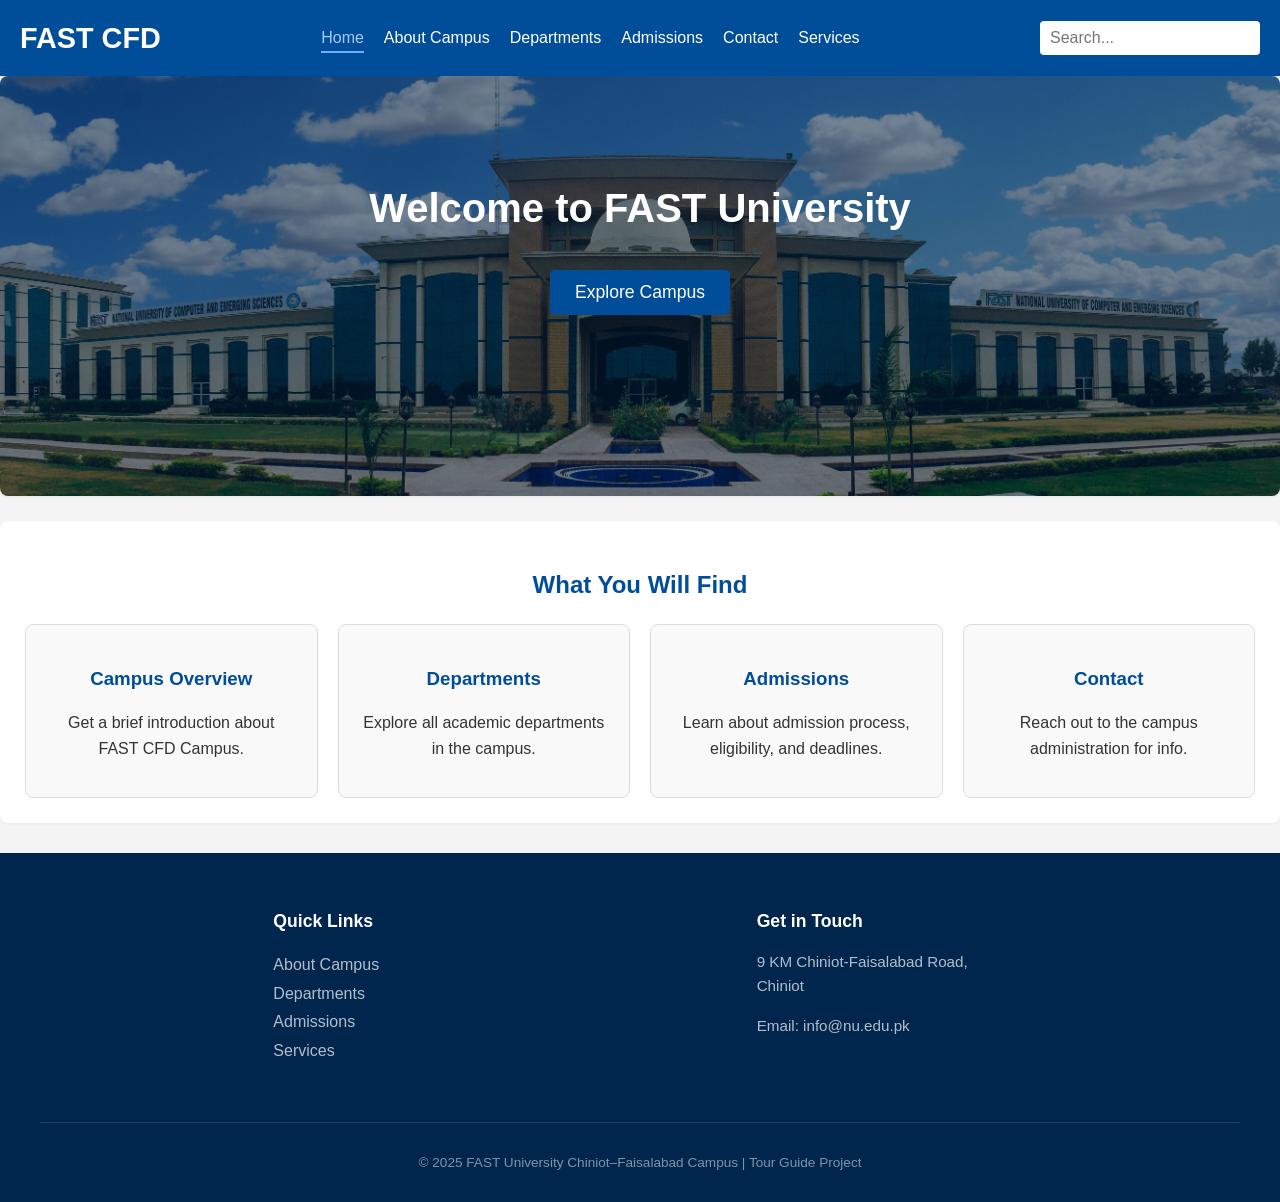
<file: index.html>
<!DOCTYPE html>
<html lang="en">
<head>
    <meta charset="UTF-8">
    <meta name="viewport" content="width=device-width, initial-scale=1.0">
    <title>FAST CFD Tour Guide</title>
    <link rel="stylesheet" href="style.css">
</head>
<body>
    <header>
        <nav class="navbar">
            <div class="logo">FAST CFD</div>

            <ul class="nav-links">
                <li><a href="index.html" class="active">Home</a></li>
                <li><a href="about.html">About Campus</a></li>
                <li><a href="departments.html">Departments</a></li>
                <li><a href="admissions.html">Admissions</a></li>
                <li><a href="contact.html">Contact</a></li>
                <li><a href="services.html">Services</a></li> 
            </ul>

            <input type="text" id="searchBar" placeholder="Search..." onkeyup="searchWebsite(event)">


        </nav>
    </header>

    <section class="hero">
        <h1>Welcome to FAST University</h1>
        <button class="explore-btn" onclick="exploreCampus()">Explore Campus</button>

    </section>

    <section class="features h2sec">
        <h2>What You Will Find</h2>

<div class="feature-container">

    <div class="feature-box" onclick="goToPage('about.html')">
        <h3>Campus Overview</h3>
        <p>Get a brief introduction about FAST CFD Campus.</p>
    </div>

    <div class="feature-box" onclick="goToPage('departments.html')">
        <h3>Departments</h3>
        <p>Explore all academic departments in the campus.</p>
    </div>

    <div class="feature-box" onclick="goToPage('admissions.html')">
        <h3>Admissions</h3>
        <p>Learn about admission process, eligibility, and deadlines.</p>
    </div>

    <div class="feature-box" onclick="goToPage('contact.html')">
        <h3>Contact</h3>
        <p>Reach out to the campus administration for info.</p>
    </div>

</div>

    </section>

    <footer>
        <div class="footer-content">
            
            <div class="footer-links">
                <h4>Quick Links</h4>
                <ul>
                    <li><a href="about.html">About Campus</a></li>
                    <li><a href="departments.html">Departments</a></li>
                    <li><a href="admissions.html">Admissions</a></li>
                    <li><a href="services.html">Services</a></li>
                </ul>
            </div>
            
            <div class="footer-contact">
                <h4>Get in Touch</h4>
                <p>9 KM Chiniot-Faisalabad Road, Chiniot</p>
                <p>Email: info@nu.edu.pk</p>
            </div>
        </div>
        
        <div class="footer-bottom">
            <p>© 2025 FAST University Chiniot–Faisalabad Campus | Tour Guide Project</p>
        </div>
    </footer>

    <script src="script.js"></script>
</body>

</html>
</file>
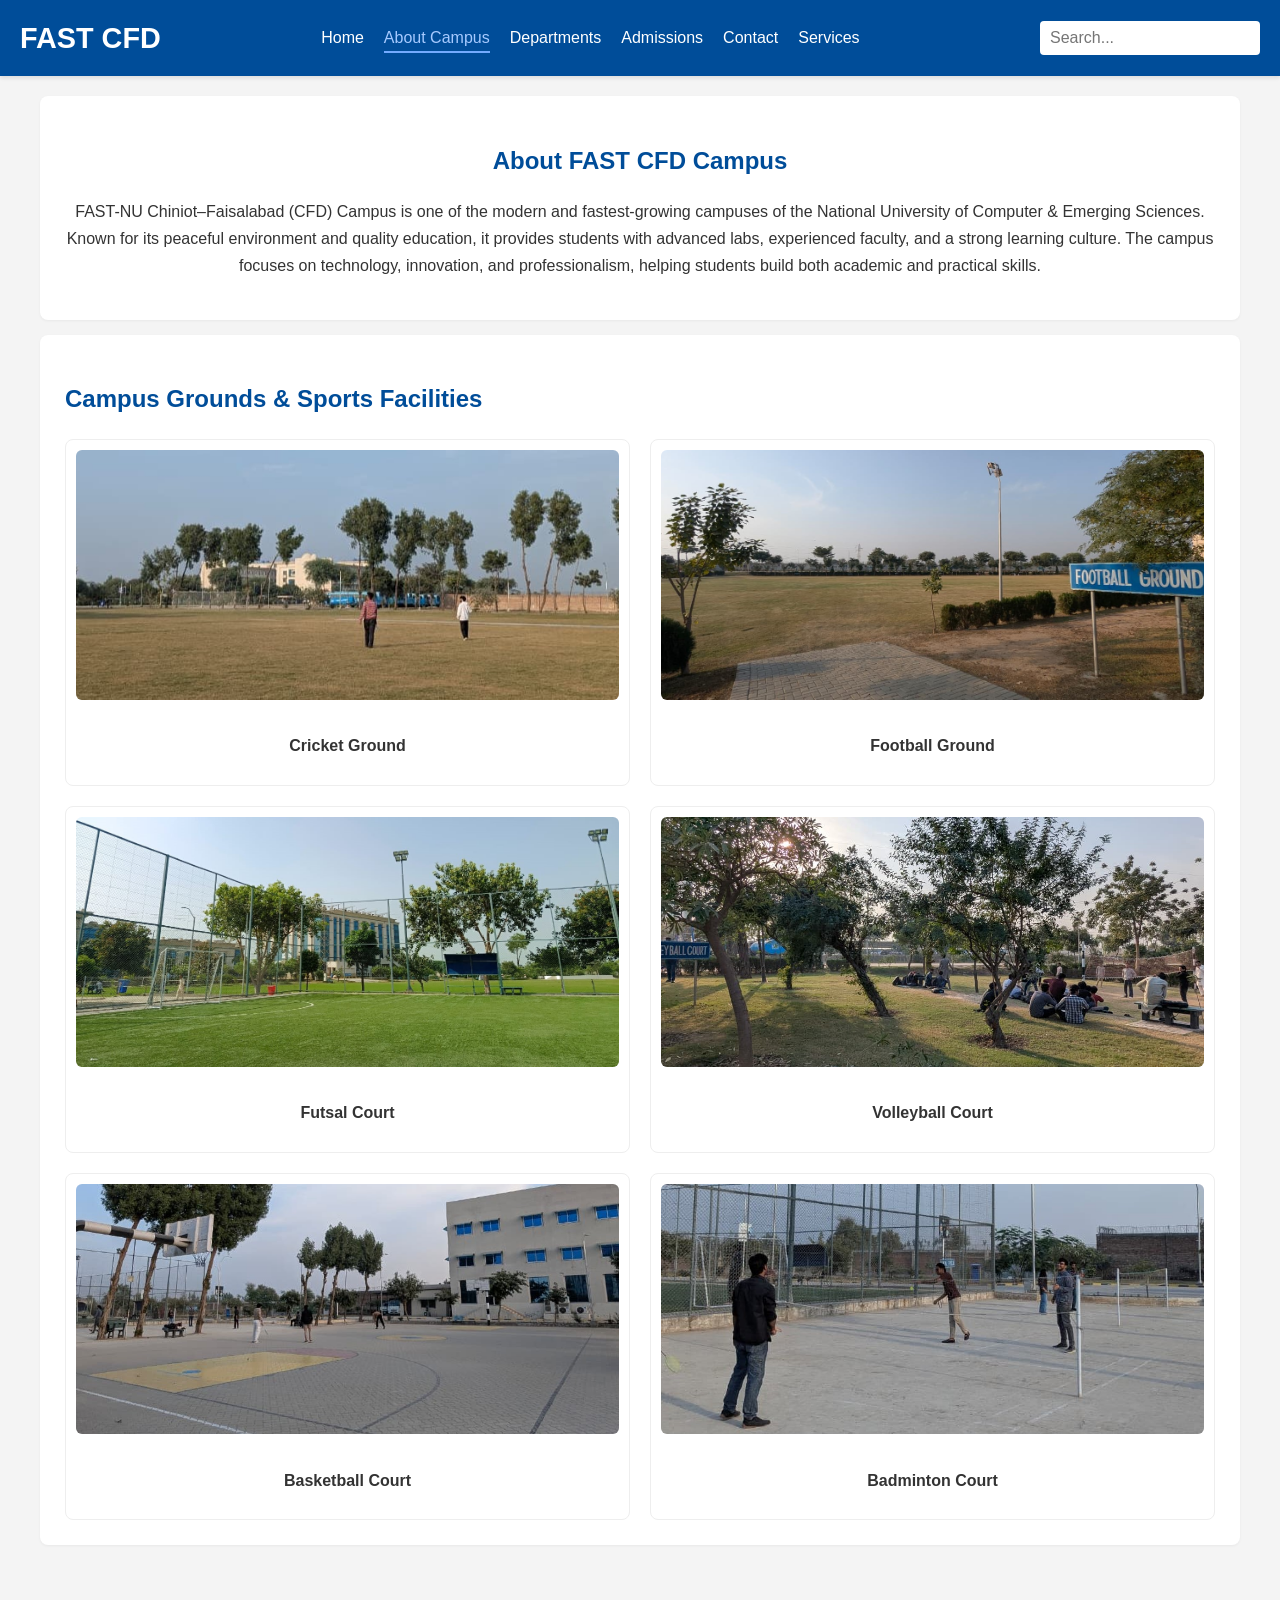
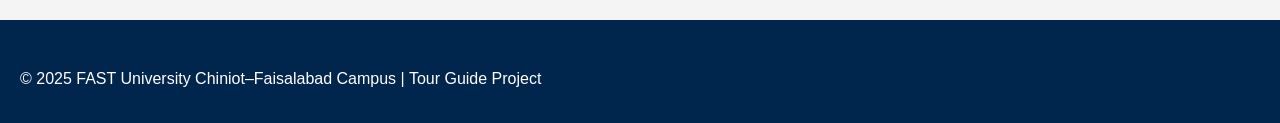
<file: about.html>
<!DOCTYPE html>
<html lang="en">
<head>
    <meta charset="UTF-8" />
    <meta name="viewport" content="width=device-width, initial-scale=1" />
    <title>About FAST CFD Campus</title>
    <link rel="stylesheet" href="style.css" />
</head>
<body>
    <header>
        <nav class="navbar">
            <div class="logo">FAST CFD</div>
            <ul class="nav-links">
                <li><a href="index.html">Home</a></li>
                <li><a href="about.html" class="active">About Campus</a></li>
                <li><a href="departments.html">Departments</a></li>
                <li><a href="admissions.html">Admissions</a></li>
                <li><a href="contact.html">Contact</a></li>
                <li><a href="services.html">Services</a></li>
            </ul>
          <input type="text" id="searchBar" placeholder="Search..." onkeyup="searchWebsite(event)">

        </nav>
    </header>

    <main>
        <section class="about-intro">
            <h1>About FAST CFD Campus</h1>
            <p>
                FAST-NU Chiniot–Faisalabad (CFD) Campus is one of the modern and fastest-growing campuses
                of the National University of Computer & Emerging Sciences. Known for its peaceful environment
                and quality education, it provides students with advanced labs, experienced faculty, and a strong learning culture.
                The campus focuses on technology, innovation, and professionalism, helping students build both academic and practical skills.
            </p>
        </section>

        <section class="campus-grounds">
            <h2>Campus Grounds & Sports Facilities</h2>
            <div class="grounds-grid">
                <div class="ground-item">
                    <img src="cricket.jpg" alt="Cricket Ground">
                    <p><strong>Cricket Ground</strong></p>
                </div>
                <div class="ground-item">
                    <img src="football.jpg" alt="Football Ground">
                    <p><strong>Football Ground</strong></p>
                </div>
                <div class="ground-item">
                    <img src="futsal.jpg" alt="Futsal Ground">
                    <p><strong>Futsal Court</strong></p>
                </div>
                <div class="ground-item">
                    <img src="volleyball.jpg" alt="Volleyball Ground">
                    <p><strong>Volleyball Court</strong></p>
                </div>
                <div class="ground-item">
                    <img src="basketball.jpg" alt="Basketball Ground">
                    <p><strong>Basketball Court</strong></p>
                </div>
                <div class="ground-item">
                    <img src="badminton.jpg" alt="Badminton Ground">
                    <p><strong>Badminton Court</strong></p>
                </div>
            </div>
        </section>
    </main>

    <footer>
        <p>© 2025 FAST University Chiniot–Faisalabad Campus | Tour Guide Project</p>
    </footer>

    <script src="script.js"></script>
</body>
</html>
</file>
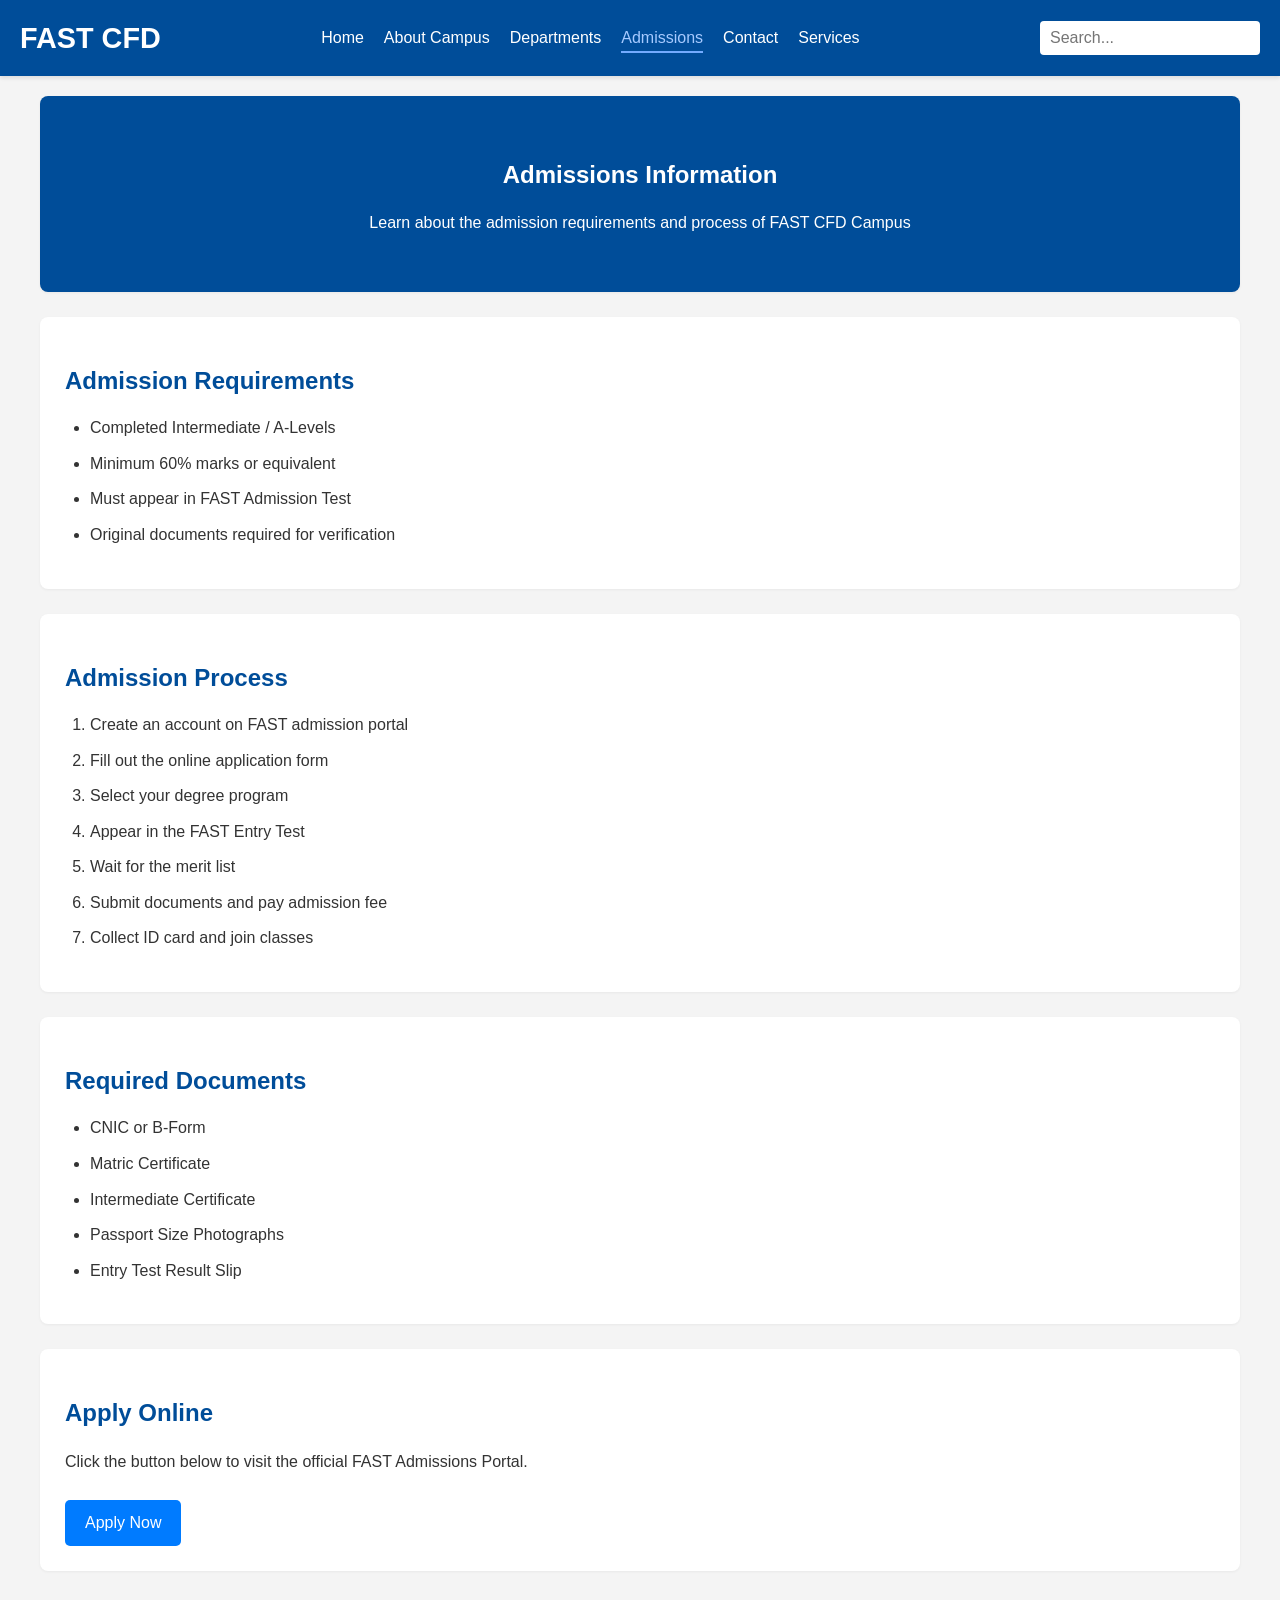
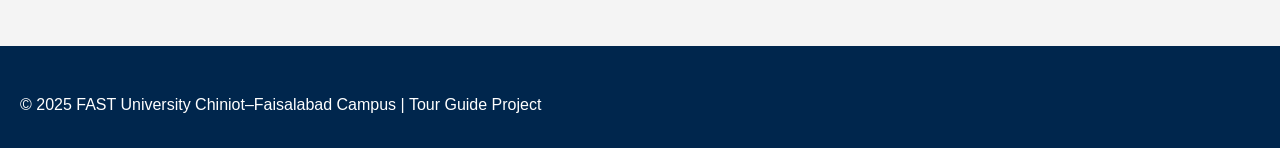
<file: admissions.html>
<!DOCTYPE html>
<html lang="en">
<head>
    <meta charset="UTF-8">
    <meta name="viewport" content="width=device-width, initial-scale=1.0">
    <title>Admissions - FAST CFD Tour Guide</title>
    <link rel="stylesheet" href="style.css">
</head>
<body>

        <header>
        <nav class="navbar">
            <div class="logo">FAST CFD</div>
            <ul class="nav-links">
                <li><a href="index.html">Home</a></li>
                <li><a href="about.html">About Campus</a></li>
                <li><a href="departments.html">Departments</a></li>
                <li><a href="admissions.html" class="active">Admissions</a></li>
                <li><a href="contact.html">Contact</a></li>
                <li><a href="services.html">Services</a></li> 
            </ul>

         <input type="text" id="searchBar" placeholder="Search..." onkeyup="searchWebsite(event)">

        </nav>
    </header>

    <main>
        <section class="page-header">
            <h1>Admissions Information</h1>
            <p>Learn about the admission requirements and process of FAST CFD Campus</p>
        </section>

        <section class="admission-section">
            <h2>Admission Requirements</h2>

            <ul>
                <li>Completed Intermediate / A-Levels</li>
                <li>Minimum 60% marks or equivalent</li>
                <li>Must appear in FAST Admission Test</li>
                <li>Original documents required for verification</li>
            </ul>
        </section>

        <section class="admission-section">
            <h2>Admission Process</h2>

            <ol>
                <li>Create an account on FAST admission portal</li>
                <li>Fill out the online application form</li>
                <li>Select your degree program</li>
                <li>Appear in the FAST Entry Test</li>
                <li>Wait for the merit list</li>
                <li>Submit documents and pay admission fee</li>
                <li>Collect ID card and join classes</li>
            </ol>
        </section>

        <section class="admission-section">
            <h2>Required Documents</h2>

            <ul>
                <li>CNIC or B-Form</li>
                <li>Matric Certificate</li>
                <li>Intermediate Certificate</li>
                <li>Passport Size Photographs</li>
                <li>Entry Test Result Slip</li>
            </ul>
        </section>

        <section class="admission-section">
            <h2>Apply Online</h2>

            <p>Click the button below to visit the official FAST Admissions Portal.</p>
            <a href="https://www.nu.edu.pk" target="_blank" class="btn">Apply Now</a>
        </section>
    </main>

    <footer>
        <p>© 2025 FAST University Chiniot–Faisalabad Campus | Tour Guide Project</p>
    </footer>

    <script src="script.js"></script>
</body>
</html>
</file>
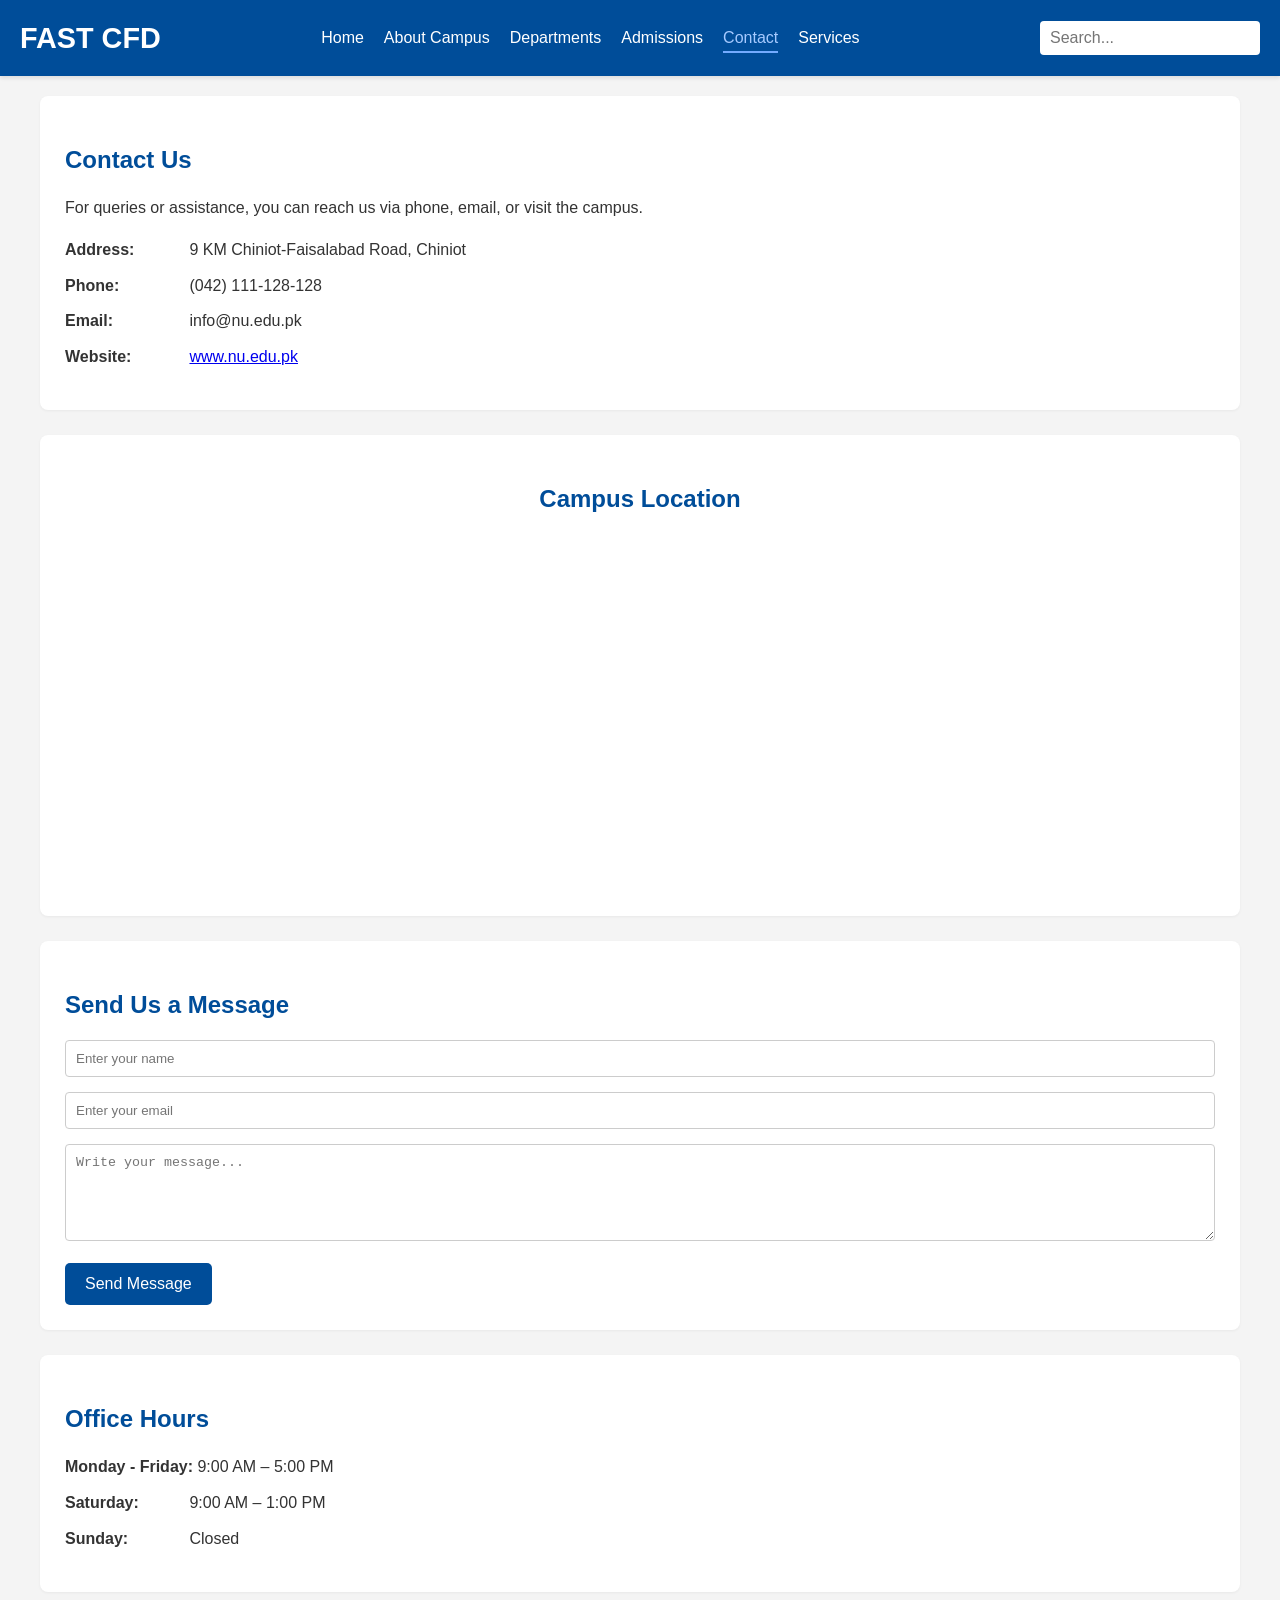
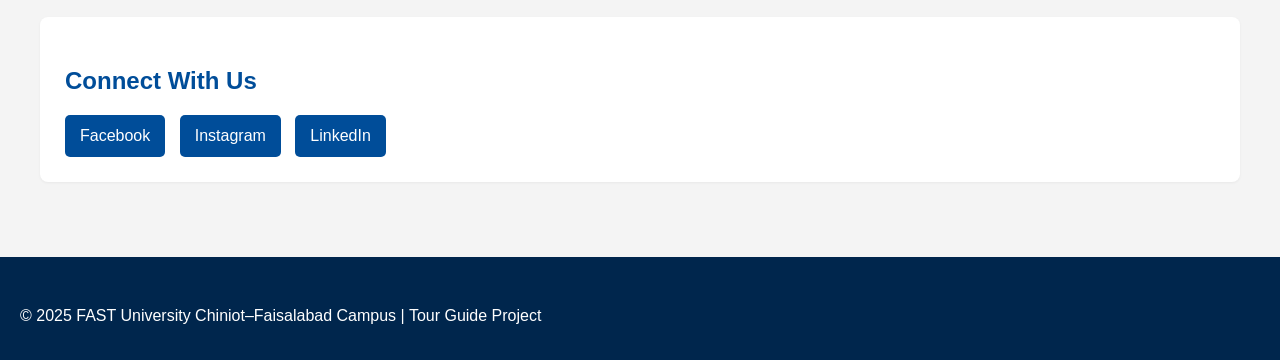
<file: contact.html>
<!DOCTYPE html>
<html lang="en">
<head>
    <meta charset="UTF-8" />
    <meta name="viewport" content="width=device-width, initial-scale=1" />
    <title>Contact FAST CFD Campus</title>
    <link rel="stylesheet" href="style.css" />
</head>
<body>
    <header>
        <nav class="navbar">
            <div class="logo">FAST CFD</div>
            <ul class="nav-links">
                <li><a href="index.html">Home</a></li>
                <li><a href="about.html">About Campus</a></li>
                <li><a href="departments.html">Departments</a></li>
                <li><a href="admissions.html">Admissions</a></li>
                <li><a href="contact.html" class="active">Contact</a></li>
                <li><a href="services.html">Services</a></li>
            </ul>
           <input type="text" id="searchBar" placeholder="Search..." onkeyup="searchWebsite(event)">

        </nav>
    </header>

    <main>
        <section class="contact-section">
            <h1>Contact Us</h1>
            <p>
                For queries or assistance, you can reach us via phone, email, or visit the campus.
            </p>

            <ul>
                <li><strong>Address:</strong> 9 KM Chiniot-Faisalabad Road, Chiniot</li>
                <li><strong>Phone:</strong> (042) 111-128-128</li>
                <li><strong>Email:</strong> info@nu.edu.pk</li>
                <li><strong>Website:</strong> <a href="http://www.nu.edu.pk" target="_blank">www.nu.edu.pk</a></li>
            </ul>
        </section>

        <section class="map-section">
            <h2>Campus Location</h2>
            <iframe 
                src="https://www.google.com/maps?q=FAST+CFD+Campus&output=embed"
                width="100%" 
                height="350" 
                style="border:0; border-radius:12px;"
                allowfullscreen="" 
                loading="lazy">
            </iframe>
        </section>

        <section class="form-section">
            <h2>Send Us a Message</h2>
            <form class="contact-form">
                <input type="text" placeholder="Enter your name" required />
                <input type="email" placeholder="Enter your email" required />
                <textarea placeholder="Write your message..." rows="5" required></textarea>
                <button type="submit">Send Message</button>
            </form>
        </section>

        <section class="hours-section">
            <h2>Office Hours</h2>
            <ul>
                <li><strong>Monday - Friday:</strong> 9:00 AM – 5:00 PM</li>
                <li><strong>Saturday:</strong> 9:00 AM – 1:00 PM</li>
                <li><strong>Sunday:</strong> Closed</li>
            </ul>
        </section>

        <section class="social-section">
            <h2>Connect With Us</h2>
            <div class="social-links">
                <a href="#" class="social-btn">Facebook</a>
                <a href="#" class="social-btn">Instagram</a>
                <a href="#" class="social-btn">LinkedIn</a>
            </div>
        </section>

    </main>

    <footer>
        <p>© 2025 FAST University Chiniot–Faisalabad Campus | Tour Guide Project</p>
    </footer>

    <script src="script.js"></script>
</body>
</html>
</file>
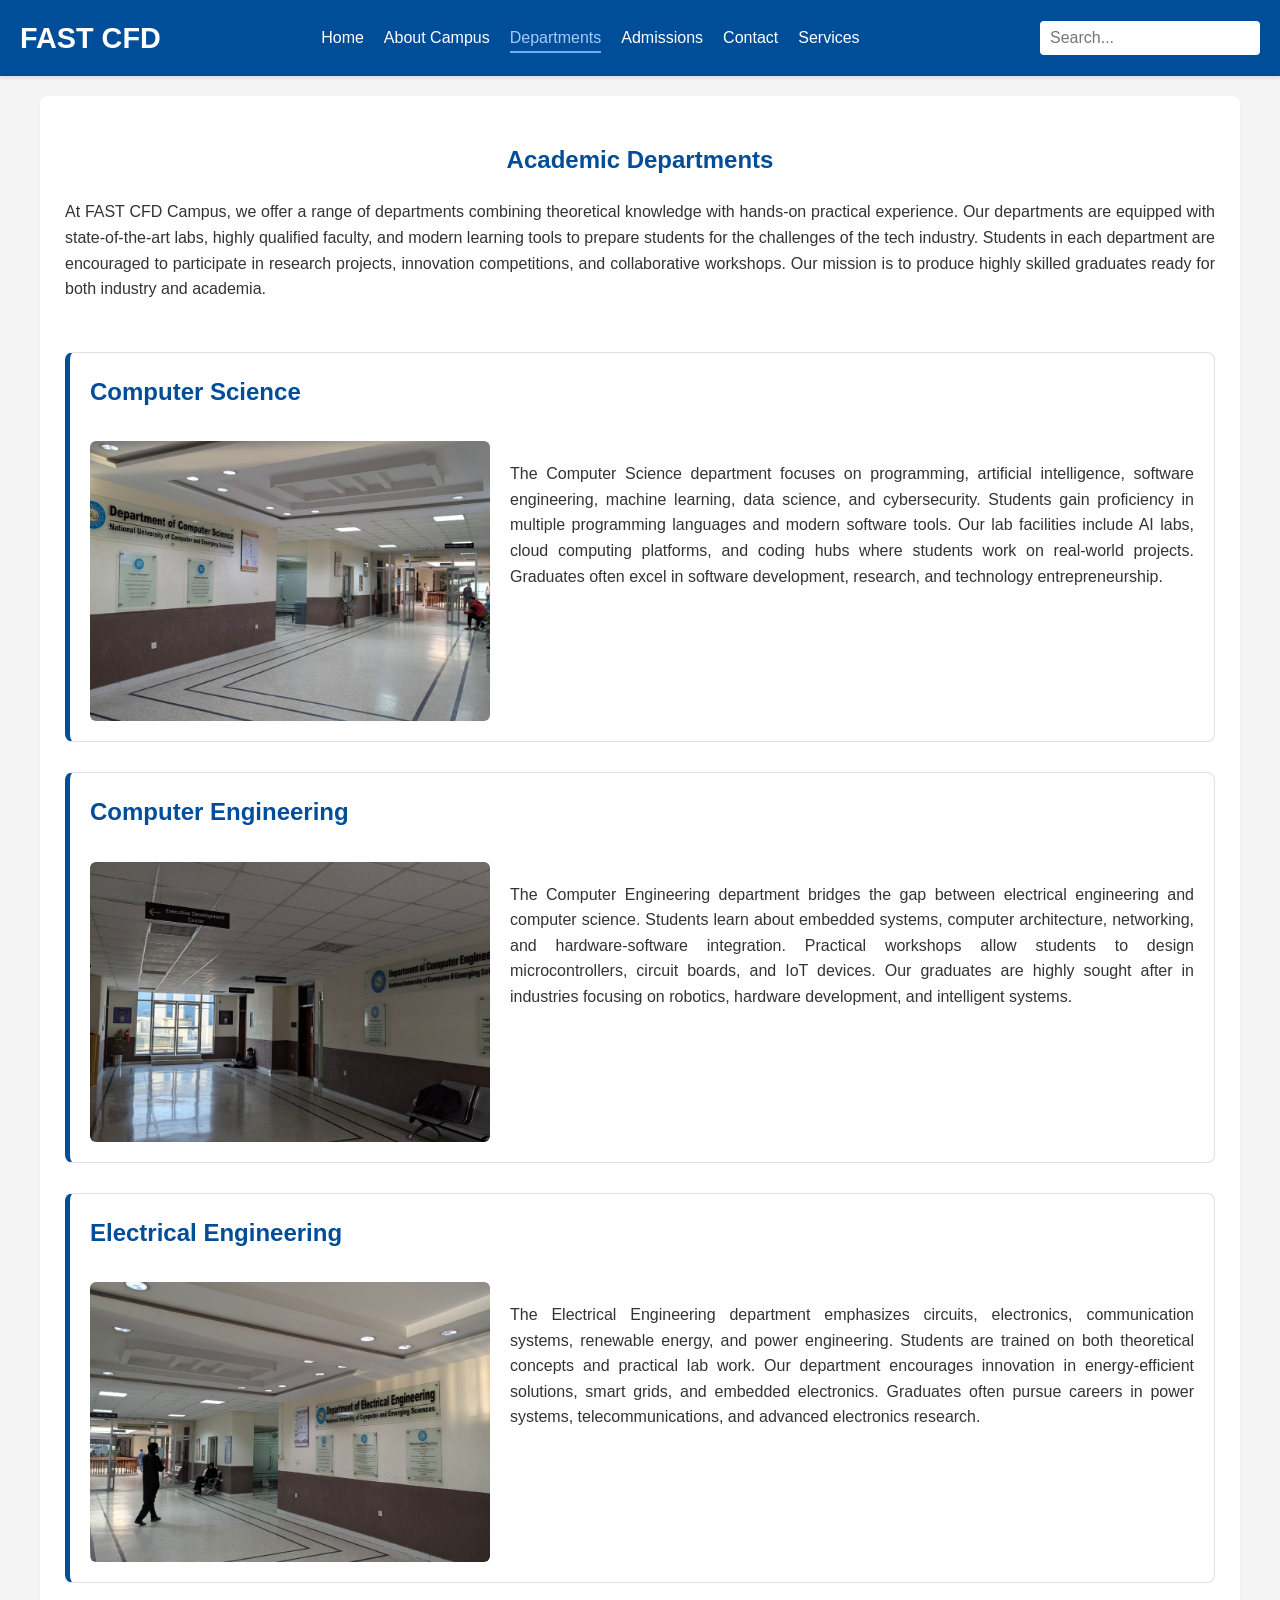
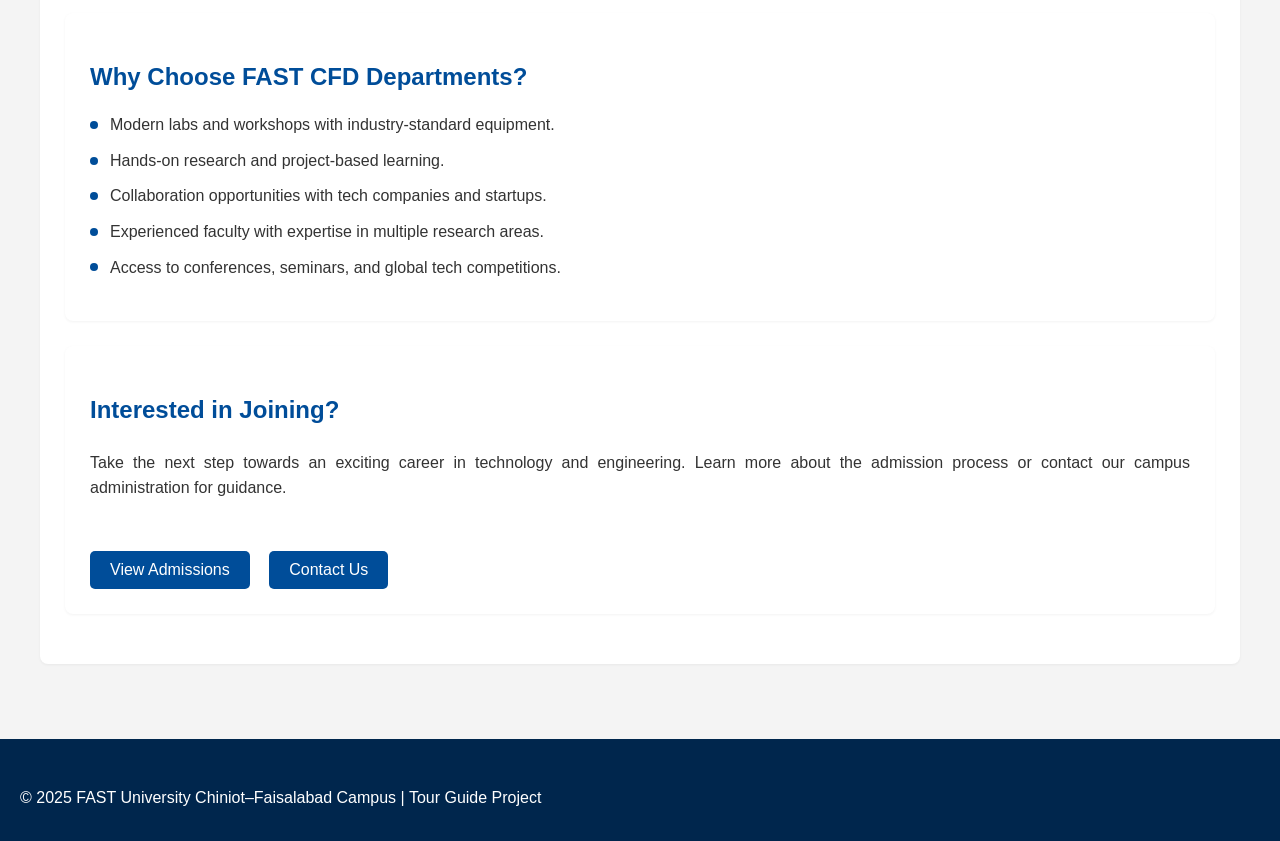
<file: departments.html>
<!DOCTYPE html>
<html lang="en">
<head>
    <meta charset="UTF-8" />
    <meta name="viewport" content="width=device-width, initial-scale=1" />
    <title>Departments - FAST CFD Campus</title>
    <link rel="stylesheet" href="style.css" />
</head>
<body>
    <header>
        <nav class="navbar">
            <div class="logo">FAST CFD</div>
            <ul class="nav-links">
                <li><a href="index.html">Home</a></li>
                <li><a href="about.html">About Campus</a></li>
                <li><a href="departments.html" class="active">Departments</a></li>
                <li><a href="admissions.html">Admissions</a></li>
                <li><a href="contact.html">Contact</a></li>
                <li><a href="services.html">Services</a></li>
            </ul>
            <input type="text" id="searchBar" placeholder="Search..." onkeyup="searchWebsite(event)">
        </nav>
    </header>

    <main>
        <section class="departments-section">
            <h1>Academic Departments</h1>
            <p>
                At FAST CFD Campus, we offer a range of departments combining theoretical knowledge 
                with hands-on practical experience. Our departments are equipped with state-of-the-art labs, 
                highly qualified faculty, and modern learning tools to prepare students for the challenges of the tech industry.
                Students in each department are encouraged to participate in research projects, innovation competitions, 
                and collaborative workshops. Our mission is to produce highly skilled graduates ready for both industry and academia.
            </p>

            <article class="department">
                <h2>Computer Science</h2>
                <img src="cs_dep.jpg" alt="Computer Science Department" class="department-img">
                <p>
                    The Computer Science department focuses on programming, artificial intelligence, 
                    software engineering, machine learning, data science, and cybersecurity. 
                    Students gain proficiency in multiple programming languages and modern software tools.
                    Our lab facilities include AI labs, cloud computing platforms, and coding hubs 
                    where students work on real-world projects. Graduates often excel in software development, 
                    research, and technology entrepreneurship.
                </p>
            </article>

            <article class="department">
                <h2>Computer Engineering</h2>
                <img src="ce_dep.jpg" alt="Computer Engineering Department" class="department-img">
                <p>
                    The Computer Engineering department bridges the gap between electrical engineering and computer science. 
                    Students learn about embedded systems, computer architecture, networking, and hardware-software integration.
                    Practical workshops allow students to design microcontrollers, circuit boards, and IoT devices. 
                    Our graduates are highly sought after in industries focusing on robotics, hardware development, and intelligent systems.
                </p>
            </article>

            <article class="department">
                <h2>Electrical Engineering</h2>
                <img src="ee_dep.jpg" alt="Electrical Engineering Department" class="department-img">
                <p>
                    The Electrical Engineering department emphasizes circuits, electronics, communication systems, 
                    renewable energy, and power engineering. Students are trained on both theoretical concepts and practical lab work.
                    Our department encourages innovation in energy-efficient solutions, smart grids, and embedded electronics. 
                    Graduates often pursue careers in power systems, telecommunications, and advanced electronics research.
                </p>
            </article>

            <section class="departments-highlights">
                <h2>Why Choose FAST CFD Departments?</h2>
                <ul>
                    <li>Modern labs and workshops with industry-standard equipment.</li>
                    <li>Hands-on research and project-based learning.</li>
                    <li>Collaboration opportunities with tech companies and startups.</li>
                    <li>Experienced faculty with expertise in multiple research areas.</li>
                    <li>Access to conferences, seminars, and global tech competitions.</li>
                </ul>
            </section>

            <section class="departments-contact">
                <h2>Interested in Joining?</h2>
                <p>
                    Take the next step towards an exciting career in technology and engineering. 
                    Learn more about the admission process or contact our campus administration for guidance.
                </p>
                <div class="cta-buttons">
                    <button onclick="goToPage('admissions.html')">View Admissions</button>
                    <button onclick="goToPage('contact.html')">Contact Us</button>
                </div>
            </section>
        </section>
    </main>

    <footer>
        <p>© 2025 FAST University Chiniot–Faisalabad Campus | Tour Guide Project</p>
    </footer>

    <script src="script.js"></script>
</body>
</html>
</file>
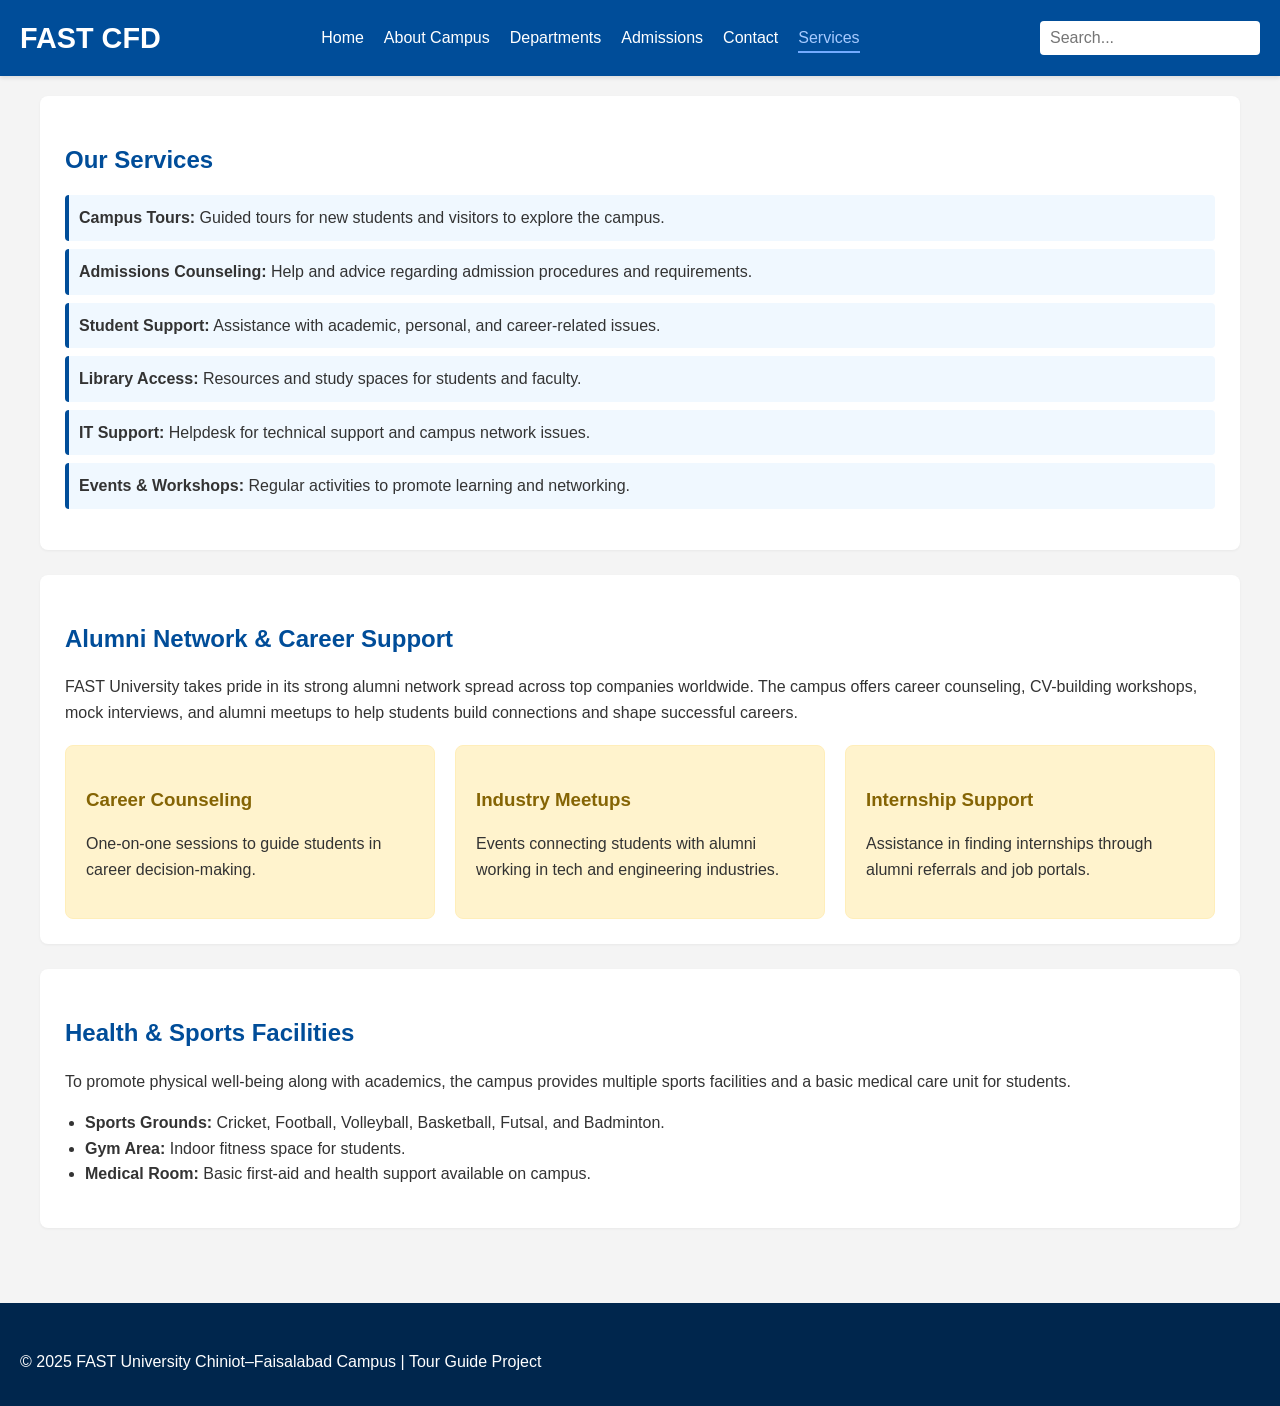
<file: services.html>
<!DOCTYPE html>
<html lang="en">
<head>
    <meta charset="UTF-8" />
    <meta name="viewport" content="width=device-width, initial-scale=1" />
    <title>Services - FAST CFD Campus</title>
    <link rel="stylesheet" href="style.css" />
</head>
<body>
    <header>
        <nav class="navbar">
            <div class="logo">FAST CFD</div>
            <ul class="nav-links">
                <li><a href="index.html">Home</a></li>
                <li><a href="about.html">About Campus</a></li>
                <li><a href="departments.html">Departments</a></li>
                <li><a href="admissions.html">Admissions</a></li>
                <li><a href="contact.html">Contact</a></li>
                <li><a href="services.html" class="active">Services</a></li>
            </ul>
           <input type="text" id="searchBar" placeholder="Search..." onkeyup="searchWebsite(event)">

        </nav>
    </header>

    <main>
        <section class="services-section">
            <h1>Our Services</h1>

            <ul>
                <li><strong>Campus Tours:</strong> Guided tours for new students and visitors to explore the campus.</li>
                <li><strong>Admissions Counseling:</strong> Help and advice regarding admission procedures and requirements.</li>
                <li><strong>Student Support:</strong> Assistance with academic, personal, and career-related issues.</li>
                <li><strong>Library Access:</strong> Resources and study spaces for students and faculty.</li>
                <li><strong>IT Support:</strong> Helpdesk for technical support and campus network issues.</li>
                <li><strong>Events & Workshops:</strong> Regular activities to promote learning and networking.</li>
            </ul>
        </section>

        <section class="alumni-section">
            <h2>Alumni Network & Career Support</h2>
            <p>
                FAST University takes pride in its strong alumni network spread across top companies worldwide. 
                The campus offers career counseling, CV-building workshops, mock interviews, and 
                alumni meetups to help students build connections and shape successful careers.
            </p>

            <div class="alumni-features">
                <div class="alumni-card">
                    <h3>Career Counseling</h3>
                    <p>One-on-one sessions to guide students in career decision-making.</p>
                </div>

                <div class="alumni-card">
                    <h3>Industry Meetups</h3>
                    <p>Events connecting students with alumni working in tech and engineering industries.</p>
                </div>

                <div class="alumni-card">
                    <h3>Internship Support</h3>
                    <p>Assistance in finding internships through alumni referrals and job portals.</p>
                </div>
            </div>
        </section>

        <section class="sports-services">
            <h2>Health & Sports Facilities</h2>
            <p>
                To promote physical well-being along with academics, the campus provides multiple sports 
                facilities and a basic medical care unit for students.
            </p>

            <ul>
                <li><strong>Sports Grounds:</strong> Cricket, Football, Volleyball, Basketball, Futsal, and Badminton.</li>
                <li><strong>Gym Area:</strong> Indoor fitness space for students.</li>
                <li><strong>Medical Room:</strong> Basic first-aid and health support available on campus.</li>
            </ul>
        </section>
    </main>

    <footer>
        <p>© 2025 FAST University Chiniot–Faisalabad Campus | Tour Guide Project</p>
    </footer>

    <script src="script.js"></script>
</body>
</html>
</file>
<file: style.css>
/* General & Typography */
body {
    font-family: Arial, sans-serif;
    line-height: 1.6;
    margin: 0;
    padding: 0;
    color: #333;
    background-color: #f4f4f4;
}

main {
    padding: 20px;
    max-width: 1200px;
    margin: 0 auto;
}

h1, h2, h3 {
    color: #004d99; /* FAST Blue */
    margin-bottom: 15px;
}

/* Navbar */
.navbar {
    background-color: #004d99; /* Dark Blue */
    color: white;
    padding: 15px 20px;
    display: flex;
    justify-content: space-between;
    align-items: center;
    box-shadow: 0 2px 4px rgba(0, 0, 0, 0.1);
}

.logo {
    font-size: 1.8em;
    font-weight: bold;
}

.nav-links {
    list-style: none;
    padding: 0;
    margin: 0;
    display: flex;
}

.nav-links li {
    margin-right: 20px;
}

.nav-links a {
    color: white;
    text-decoration: none;
    font-weight: 500;
    padding: 5px 0;
    transition: color 0.3s;
}

.nav-links a:hover,
.nav-links a.active {
    color: #a6caff; /* Yellow accent */
    border-bottom: 2px solid #73abff;
}

#searchBar {
    padding: 8px 10px;
    border: none;
    border-radius: 4px;
    width: 200px;
    font-size: 1em;
}

/* Sections & Containers */
section {
    background-color: white;
    padding: 25px;
    margin-bottom: 25px;
    border-radius: 8px;
    box-shadow: 0 1px 3px rgba(0, 0, 0, 0.05);
}

/* Hero Section (index.html) */
.hero {
    background-color: #e6f0ff; /* Light blue background */
    text-align: center;
    padding: 60px 20px;
    border-radius: 8px;
    margin-bottom: 25px;
    background-image: url("image.png");
    background-size: cover; 
    background-repeat: no-repeat;
    background-position: center center;
    color: #e6f0ff; 
    min-height: 300px;
    background-image: linear-gradient(rgba(0, 30, 60, 0.55), rgba(0, 30, 60, 0.55)), url("image.png");
}

.hero h1 {
    font-size: 2.5em;
    color: #ffffff;
    margin-bottom: 10px;
    margin-top: 40px;
}

.explore-btn {
    background-color: #004d99;
    color: #ffffff;
    padding: 12px 25px;
    border: none;
    border-radius: 5px;
    font-size: 1.1em;
    cursor: pointer;
    margin-top: 20px;
    transition: background-color 0.3s, transform 0.1s;
}

.explore-btn:hover {
    background-color: #003366;
    transform: translateY(-1px);
}

/* Features Section (index.html) */
.feature-container {
    display: flex;
    justify-content: space-around;
    gap: 20px;
    flex-wrap: wrap;
    margin-top: 20px;
}

.feature-box {
    flex: 1;
    min-width: 250px;
    padding: 20px;
    background-color: #f9f9f9;
    border: 1px solid #ddd;
    border-radius: 8px;
    text-align: center;
    cursor: pointer;
    transition: box-shadow 0.3s, transform 0.3s;
}

.h2sec{
    text-align: center;
}

.feature-box:hover {
    box-shadow: 0 4px 8px rgba(0, 0, 0, 0.1);
    transform: translateY(-5px);
}

.feature-box h3 {
    color: #004d99;
}

.about-intro {
    margin-bottom: 15px;
    line-height: 1.7;
    text-align: center;
}


/* Campus Grounds (about.html) */
.grounds-grid {
    display: grid;
    /* ADJUSTMENT: Set the grid to have two equal columns (1fr 1fr) */
    grid-template-columns: repeat(2, 1fr);
    gap: 20px;
    margin-top: 20px;
}

.ground-item {
    text-align: center;
    padding: 10px;
    border: 1px solid #eee;
    border-radius: 8px;
    /* Optional: Add a smooth hover effect from previous suggestions */
    transition: transform 0.3s, box-shadow 0.3s;
}

.ground-item:hover {
    box-shadow: 0 4px 8px rgba(0, 0, 0, 0.1);
    transform: translateY(-2px);
}

.ground-item img {
    width: 100%;
    /* ADJUSTMENT: Set height to 250px (smaller than 350px) to better 
       accommodate two images per row without making the page too long. */
    height: 250px; 
    /* Ensures the image covers the slot */
    object-fit: cover; 
    border-radius: 6px;
    margin-bottom: 10px;
}

/* Add Responsive adjustment for smaller screens */
@media (max-width: 768px) {
    .grounds-grid {
        /* On small screens, revert to one column */
        grid-template-columns: 1fr;
    }
}

/* Departments (departments.html) */
.department {
    /* 1. Allows elements to break onto new lines */
    display: flex;
    flex-direction: row; 
    flex-wrap: wrap; 
    
    align-items: flex-start;
    text-align: left; 
    
    gap: 20px;
    margin-bottom: 30px;
    padding: 20px;
    border: 1px solid #e0e0e0;
    border-left: 5px solid #004d99;
    border-radius: 8px;
}

/* 2. HEADING SEPARATION: Forces H2 to the top row (100% width) */
.department h2 {
    width: 100%;
    flex-basis: 100%; 
    margin-top: 0;
    margin-bottom: 10px; 
}

/* 3. IMAGE SIZE: Fixed size on the left */
.department-img {
    width: 400px; 
    height: 280px; 
    
    object-fit: cover; 
    border-radius: 6px;
    flex-shrink: 0; /* Ensures image maintains size */
}

/* 4. CONTENT FLOW: Allows remaining content (P tags) to flow to the right of the image */
.department p {
    /* Sets the minimum width to zero and allows it to grow and fill the rest of the space */
    flex-basis: 0; 
    flex-grow: 1; 
    min-width: 50%; /* Ensures paragraphs don't squeeze too small */

    text-align: justify; 
    margin-top: 0; 
    margin-bottom: 10px;
}
/* Remaining department-related styles (unchanged) */
.departments-section h1 {
    margin-top: 20px;
    margin-bottom: 0px;
    text-align: center;
}

.departments-section p {
    margin-top: 20px;
    margin-bottom: 50px;
    text-align: justify;
}

.departments-highlights ul {
    list-style: none;
    padding: 0;
}

.departments-highlights li {
    background: url('data:image/svg+xml;utf8,<svg xmlns="http://www.w3.org/2000/svg" width="10" height="10" viewBox="0 0 10 10"><circle cx="5" cy="5" r="5" fill="%23004d99"/></svg>') no-repeat left center;
    background-size: 8px 8px;
    padding-left: 20px;
    margin-bottom: 10px;
}

.cta-buttons button {
    background-color: #004d99;
    color: #ffffff;
    padding: 10px 20px;
    border: none;
    border-radius: 5px;
    cursor: pointer;
    font-size: 1em;
    margin-right: 15px;
    transition: background-color 0.3s;
}

.cta-buttons button:hover {
    background-color: #003366;
}

/* Admissions (admissions.html) */
.page-header {
    background-color: #004d99;
    color: white;
    padding: 40px 20px;
    text-align: center;
    margin-bottom: 25px;
    border-radius: 8px;
}

.page-header h1 {
    color: white;
}

.admission-section ul, .admission-section ol {
    padding-left: 25px;
    margin-top: 15px;
}

.admission-section li {
    margin-bottom: 10px;
}

.admission-section a {
    display: inline-block;
    background-color: #007bff; /* Secondary Blue */
    color: white;
    padding: 10px 20px;
    text-decoration: none;
    border-radius: 5px;
    margin-top: 10px;
    transition: background-color 0.3s;
}

.admission-section a:hover {
    background-color: #0056b3;
}

/* Contact (contact.html) */
.contact-section ul, .hours-section ul {
    list-style: none;
    padding: 0;
}

.contact-section li, .hours-section li {
    margin-bottom: 10px;
}

.contact-section li strong, .hours-section li strong {
    min-width: 120px;
    display: inline-block;
}

.map-section {
    text-align: center;
}

.contact-form input, .contact-form textarea {
    width: 100%;
    padding: 10px;
    margin-bottom: 15px;
    border: 1px solid #ccc;
    border-radius: 4px;
    box-sizing: border-box;
}

.contact-form button {
    background-color: #004d99;
    color: white;
    padding: 12px 20px;
    border: none;
    border-radius: 5px;
    cursor: pointer;
    font-size: 1em;
    transition: background-color 0.3s;
}

.contact-form button:hover {
    background-color: #003366;
}

.social-links a {
    display: inline-block;
    background-color: #004d99;
    color: white;
    padding: 8px 15px;
    text-decoration: none;
    border-radius: 5px;
    margin-right: 10px;
    transition: background-color 0.3s;
}

.social-links a:hover {
    background-color: #003366;
}

/* Services (services.html) */
.services-section ul {
    list-style: none;
    padding: 0;
}

.services-section li {
    background-color: #f0f8ff;
    padding: 10px;
    margin-bottom: 8px;
    border-left: 4px solid #004d99;
    border-radius: 4px;
}

.alumni-features {
    display: flex;
    gap: 20px;
    margin-top: 20px;
    flex-wrap: wrap;
}

.alumni-card {
    flex: 1;
    min-width: 200px;
    padding: 20px;
    background-color: #fff3cd; 
    border: 1px solid #ffeeba;
    border-radius: 8px;
}

.alumni-card h3 {
    color: #856404; /* Darker text for the card */
}

.sports-services ul {
    list-style: disc;
    padding-left: 20px;
}

/* FOOTER STRUCTURE */
footer {
    background-color: #00264d; 
    color: white;
    padding: 30px 20px 15px;
    margin-top: 30px;
}

.footer-content {
    max-width: 1200px;
    margin: 0 auto;
    display: flex;
    justify-content: space-evenly; 
    flex-wrap: wrap;
    padding-bottom: 20px;
    border-bottom: 1px solid rgba(255, 255, 255, 0.1);
}

.footer-logo {
    font-size: 1.5em;
    font-weight: bold;
    flex-basis: 200px;
    margin-bottom: 20px;
}

.footer-links, .footer-contact {
    flex-basis: 250px; 
    margin-bottom: 20px;
}

.footer-links h4, .footer-contact h4 {
    color: white;
    margin-bottom: 15px;
    font-size: 1.1em;
}

.footer-links ul {
    list-style: none;
    padding: 0;
}

.footer-links a {
    color: rgba(255, 255, 255, 0.7);
    text-decoration: none;
    line-height: 1.8;
    transition: color 0.3s;
}

.footer-links a:hover {
    color: #a6caff; /* Light blue/white hover */
}

.footer-contact p {
    margin-bottom: 8px;
    font-size: 0.95em;
    color: rgba(255, 255, 255, 0.7);
}

.footer-bottom {
    text-align: center;
    padding-top: 15px;
    font-size: 0.85em;
    color: rgba(255, 255, 255, 0.5);
}

/* Responsive adjustment for small screens */
@media (max-width: 600px) {
    .footer-content {
        flex-direction: column;
        align-items: center;
        text-align: center;
    }
}

/* Responsive adjustments */
@media (max-width: 768px) {
    .navbar {
        flex-direction: column;
        align-items: flex-start;
    }

    .nav-links {
        flex-direction: column;
        width: 100%;
        margin-top: 10px;
    }

    .nav-links li {
        margin: 5px 0;
    }

    .feature-container {
        flex-direction: column;
    }

    .department {
        flex-direction: column;
    }

    .department-img {
        width: 100%;
        height: auto;
    }

    .alumni-features {
        flex-direction: column;
    }
}
</file>
